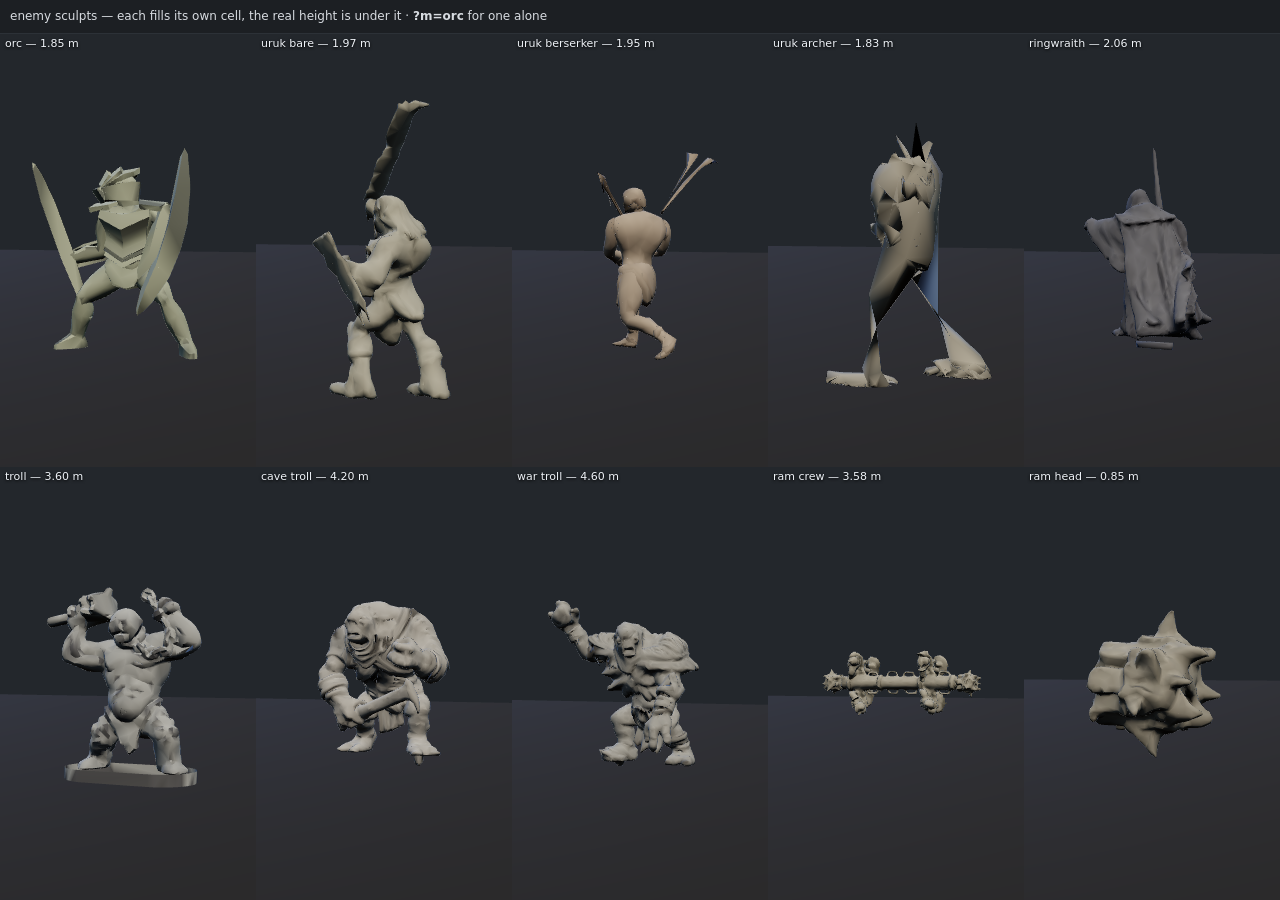
<file: tools/enemy_models.html>
<!doctype html><meta charset="utf-8"><meta name="viewport" content="width=device-width,initial-scale=1">
<title>enemy models — check sheet</title>
<script type="importmap">{ "imports": { "three": "../vendor/three.module.js", "three/addons/": "../vendor/addons/" } }</script>
<style>
  html,body{margin:0;height:100%;background:#1c1f23;color:#d7dbe0;font:12px/1.4 system-ui,sans-serif}
  body{display:flex;flex-direction:column}
  #bar{padding:8px 10px;border-bottom:1px solid #2c3137}
  #stage{position:relative;flex:1;overflow:hidden}
  #c{position:absolute;inset:0;display:block}
  .tag{position:absolute;font:11px system-ui;color:#eef2f7;text-shadow:0 1px 3px #000;pointer-events:none}
</style>
<div id="bar">enemy sculpts — each fills its own cell, the real height is under it · <b>?m=orc</b> for one alone</div>
<div id="stage"><canvas id="c"></canvas></div>
<script type="module">
/* Each model is framed to its own cell, so a 1.9 m orc reads as big as a 4.6 m troll.
   The printed height is the real one; the framing is not to scale between cells. */
import * as THREE from 'three';
import { GLTFLoader } from 'three/addons/loaders/GLTFLoader.js';

const MODELS = ['orc', 'uruk_bare', 'uruk_berserker', 'uruk_archer', 'ringwraith',
  'troll', 'cave_troll', 'war_troll', 'ram_crew', 'ram_head'];
const only = new URLSearchParams(location.search).get('m');
const list = only ? [only] : MODELS;

const stage = document.getElementById('stage');
const r = new THREE.WebGLRenderer({ canvas: document.getElementById('c'), antialias: true });
r.outputColorSpace = THREE.SRGBColorSpace;
r.toneMapping = THREE.ACESFilmicToneMapping;
r.setScissorTest(true);

const scene = new THREE.Scene();
scene.background = new THREE.Color(0x23272c);
scene.add(new THREE.HemisphereLight(0xb6d2ee, 0x39332b, 1.55));
const key = new THREE.DirectionalLight(0xfff0d6, 2.3); key.position.set(4, 7, 6); scene.add(key);
const rim = new THREE.DirectionalLight(0x8ab0ff, 1.1); rim.position.set(-6, 4, -5); scene.add(rim);
const floor = new THREE.Mesh(new THREE.PlaneGeometry(80, 80), new THREE.MeshStandardMaterial({ color: 0x36332e, roughness: 1 }));
floor.rotation.x = -Math.PI / 2; scene.add(floor);

const loader = new GLTFLoader();
const cam = new THREE.PerspectiveCamera(30, 1, 0.05, 200);
const stamp = Date.now();

async function load(name) {
  const g = await loader.loadAsync(`../assets/enemies/${name}.glb?t=${stamp}`);
  const m = g.scene;
  m.traverse(o => { if (o.isMesh && o.material) { o.material.vertexColors = true; o.material.roughness = 0.9; o.material.metalness = 0.04; o.material.side = 2; } });
  const b = new THREE.Box3().setFromObject(m);
  // the row is shot from a 3/4 angle, so fit the horizontal diagonal, not one axis
  const wide = Math.hypot(b.max.x - b.min.x, b.max.z - b.min.z);
  return { m, h: Math.max(b.max.y - b.min.y, 0.1), wide, label: name.replace(/_/g, ' ') };
}

const items = [];
for (const n of list) items.push(await load(n).catch(() => null));

function layout() {
  const W = stage.clientWidth, H = stage.clientHeight;
  const cols = only ? 1 : (W > H ? 5 : 2);
  const rows = Math.ceil(items.length / cols);
  const cw = W / cols, ch = H / rows;
  r.setSize(W, H, false);
  r.setPixelRatio(Math.min(devicePixelRatio, 2));
  r.clear();
  items.forEach((it, i) => {
    if (!it) return;
    const cx = (i % cols) * cw, row = Math.floor(i / cols);
    const y = H - (row + 1) * ch;          // gl viewport is bottom-up
    r.setViewport(cx, y, cw, ch);
    r.setScissor(cx, y, cw, ch);
    it.m.position.set(0, 0, 0);
    scene.add(it.m);
    cam.aspect = cw / ch;
    // fit both the height and the widest horizontal extent, so a long prop is not clipped
    const halfFov = Math.tan((cam.fov * Math.PI / 180) / 2);
    const d = Math.max(it.h / (2 * halfFov), it.wide / (2 * halfFov * cam.aspect)) * 1.4;
    cam.position.set(Math.sin(0.45) * d, it.h * 0.58, Math.cos(0.45) * d);
    cam.lookAt(0, it.h * 0.5, 0);
    cam.updateProjectionMatrix();
    r.render(scene, cam);
    scene.remove(it.m);
    const tag = document.createElement('span');
    tag.className = 'tag';
    tag.textContent = `${it.label} — ${it.h.toFixed(2)} m`;
    tag.style.left = `${cx + 5}px`;
    tag.style.top = `${H - y - ch + 3}px`;  // css top of the same cell
    stage.appendChild(tag);
  });
}

layout();
window.__sheet = { count: items.filter(Boolean).length, heights: items.filter(Boolean).map(i => +i.h.toFixed(2)) };
</script>
</file>
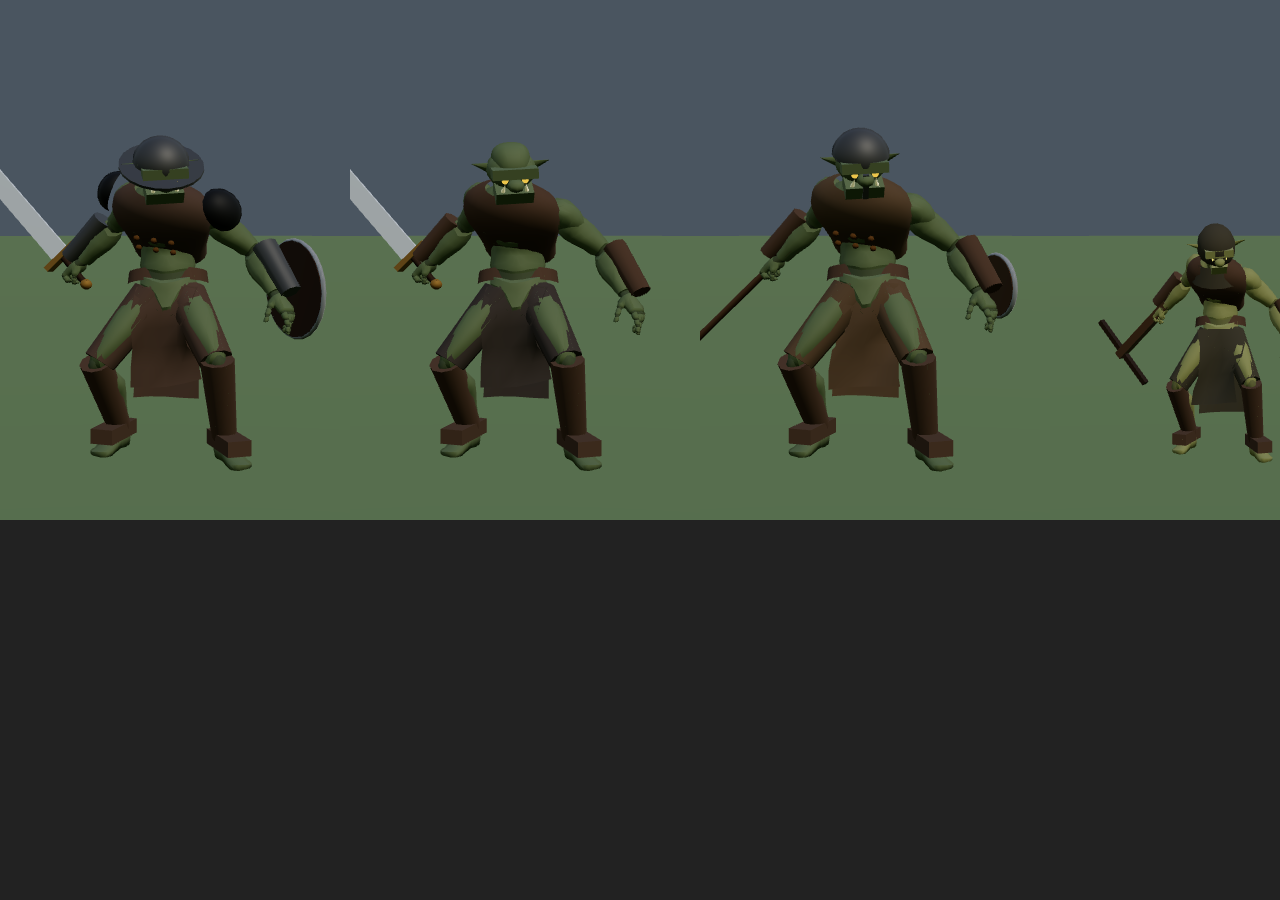
<file: tools/soldier_view.html>
<!doctype html><meta charset="utf-8"><title>soldiers</title>
<script type="importmap">{ "imports": { "three": "../vendor/three.module.js", "three/addons/": "../vendor/addons/" } }</script>
<body style="margin:0;background:#222"><canvas id="c"></canvas>
<script type="module">
import * as THREE from 'three';
import { loadHeroAsset } from '../js/hero.js';
import { SoldierFactory } from '../js/soldiers.js';
const q = new URLSearchParams(location.search); const W = 2100, H = 520;
const cv = document.getElementById('c'); cv.width = W; cv.height = H;
const r = new THREE.WebGLRenderer({ canvas: cv, antialias: true, preserveDrawingBuffer: true }); r.setSize(W, H, false); r.autoClear = false;
r.outputColorSpace = THREE.SRGBColorSpace; r.toneMapping = THREE.ACESFilmicToneMapping; r.toneMappingExposure = 1.1; r.shadowMap.enabled = true;
const scene = new THREE.Scene(); scene.background = new THREE.Color(0x4a5560);
{ const c = document.createElement('canvas'); c.width = 256; c.height = 128; const x = c.getContext('2d'), g = x.createLinearGradient(0, 0, 0, 128);
  g.addColorStop(0, '#5f86bf'); g.addColorStop(0.45, '#c8d4dc'); g.addColorStop(0.5, '#ece0c8'); g.addColorStop(0.55, '#6f7e4c'); g.addColorStop(1, '#3a4630'); x.fillStyle = g; x.fillRect(0, 0, 256, 128);
  const t = new THREE.CanvasTexture(c); t.mapping = THREE.EquirectangularReflectionMapping; t.colorSpace = THREE.SRGBColorSpace; scene.environment = new THREE.PMREMGenerator(r).fromEquirectangular(t).texture; }
scene.add(new THREE.HemisphereLight(0xdde8ff, 0x556040, 0.8)); const dl = new THREE.DirectionalLight(0xfff0d8, 2.6); dl.position.set(3, 5, 4); scene.add(dl);
const floor = new THREE.Mesh(new THREE.CircleGeometry(40, 32), new THREE.MeshStandardMaterial({ color: 0x4a5a3c, roughness: 1 })); floor.rotation.x = -Math.PI / 2; scene.add(floor);
const asset = await loadHeroAsset('../assets/hero.glb', '../assets/ual2.bin'); const F = new SoldierFactory(asset);
const styles = ['footman', 'swordsman', 'spearman', 'crossbow', 'captain', 'warlord'];
const mode = q.get('mode') || 'idle';
const cam = new THREE.PerspectiveCamera(30, (W / 6) / H, 0.1, 50); r.clear();
styles.forEach((s, i) => {
  const so = F.create(s); scene.add(so.root);
  const o = { speed: 0, drawn: true, guard: mode === 'guard', dist: 5, cloth: true };
  if (mode === 'tell') so.setLayer(s === 'spearman' ? 'Punch_Cross' : s === 'crossbow' ? 'Spell_Simple_Shoot' : 'Sword_Attack', s === 'spearman' ? 0.4 : s === 'crossbow' ? 0.2 : 0.21);
  if (mode === 'strike') so.setLayer(s === 'spearman' ? 'Punch_Cross' : s === 'crossbow' ? 'Spell_Simple_Shoot' : 'Sword_Attack', s === 'spearman' ? 0.4 : 0.45);
  if (mode === 'run') o.speed = 4;
  if (q.get('layer')) so.setLayer(q.get('layer'), +(q.get('t') || 0));
  if (q.get('react')) so.playReact(q.get('react'), 0.0001, +(q.get('t') || 0));
  for (let k = 0; k < 40; k++) so.update(0.03, o);
  so.root.rotation.y = +(q.get('yaw') || 0.5);
  cam.position.set(Math.sin(0.1) * 4.8, 1.2, Math.cos(0.1) * 4.8); cam.lookAt(0, 0.95, 0);
  r.setViewport(i * W / 6, 0, W / 6, H); r.setScissor(i * W / 6, 0, W / 6, H); r.setScissorTest(true); r.render(scene, cam);
  scene.remove(so.root);
});
window.__out = true;
</script>
</file>
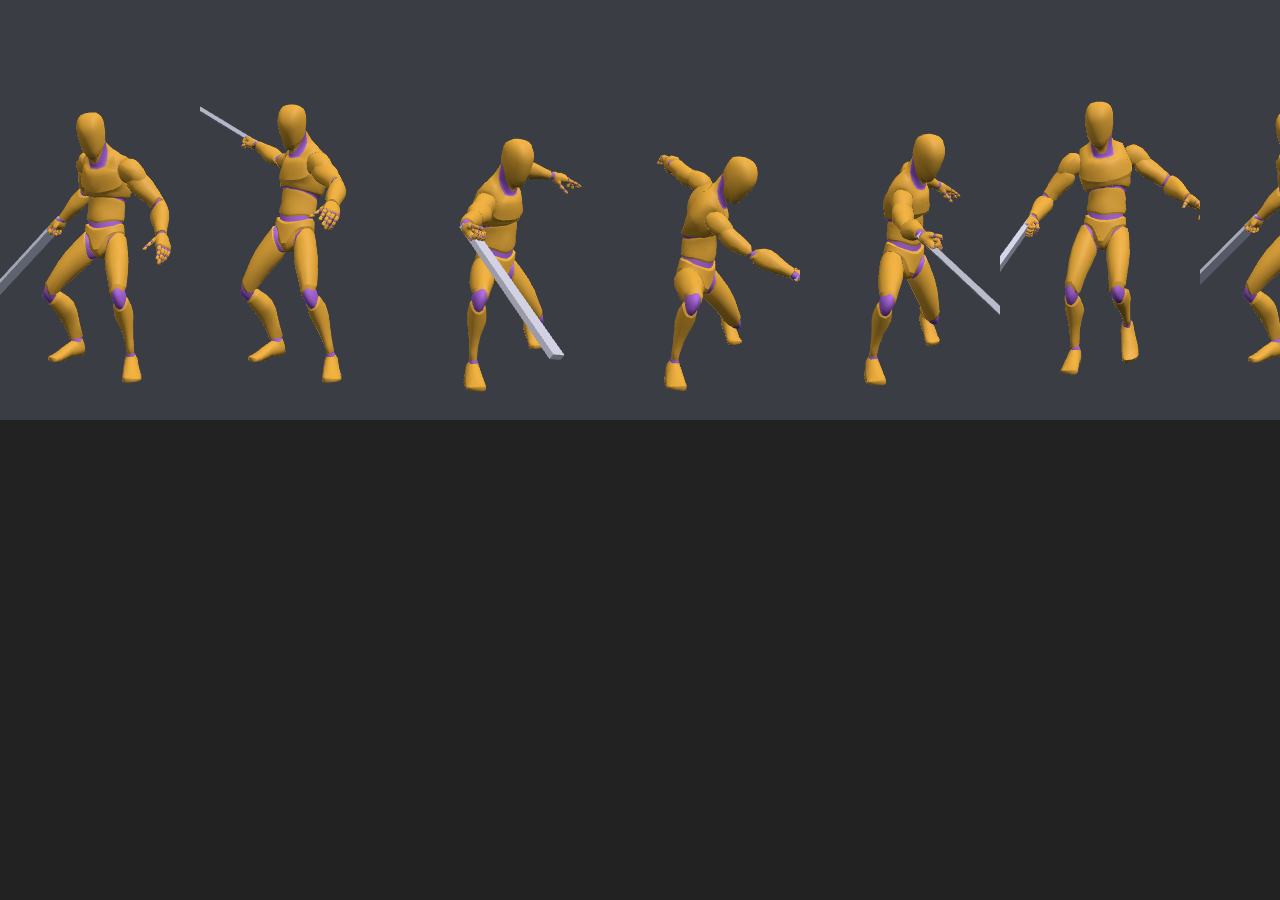
<file: tools/viewer.html>
<!doctype html><meta charset="utf-8"><title>hero viewer</title>
<script type="importmap">{ "imports": { "three": "../vendor/three.module.js", "three/addons/": "../vendor/addons/" } }</script>
<body style="margin:0;background:#222"><canvas id="c" width="1600" height="420"></canvas>
<script type="module">
import * as THREE from 'three';
import { GLTFLoader } from 'three/addons/loaders/GLTFLoader.js';
const q = new URLSearchParams(location.search), clip = q.get('clip') || 'Sword_Attack', n = +(q.get('n') || 8);
const r = new THREE.WebGLRenderer({ canvas: document.getElementById('c'), antialias: true }); r.setSize(1600, 420, false); r.autoClear = false;
const scene = new THREE.Scene(); scene.background = new THREE.Color(0x3a3d44);
scene.add(new THREE.HemisphereLight(0xffffff, 0x445566, 1.6)); const dl = new THREE.DirectionalLight(0xffffff, 2); dl.position.set(2, 4, 3); scene.add(dl);
const g = await new GLTFLoader().loadAsync('../assets/hero.glb');
const m = g.scene; scene.add(m);
const bones = []; m.traverse(o => { if (o.isBone) bones.push(o.name); });
const hand = bones.map(nm => m.getObjectByName(nm)).find(o => /^DEF-hand/.test(o.name) && /R$/.test(o.name));
const sword = new THREE.Mesh(new THREE.BoxGeometry(0.03, 0.9, 0.08), new THREE.MeshStandardMaterial({ color: 0xccccdd })); sword.position.y = 0.45; hand.add(sword);
const mixer = new THREE.AnimationMixer(m); const c = THREE.AnimationClip.findByName(g.animations, clip); const a = mixer.clipAction(c); a.play();
const cam = new THREE.PerspectiveCamera(35, (1600 / n) / 420, 0.1, 50); cam.position.set(0, 1.2, 4.2); cam.lookAt(0, 1, 0);
const traj = []; const v = new THREE.Vector3(), tip = new THREE.Vector3();
r.clear();
for (let i = 0; i < n; i++) {
  const t = (i / (n - 1)) * c.duration * 0.999; mixer.setTime(t); m.updateMatrixWorld(true);
  hand.getWorldPosition(v); sword.localToWorld(tip.set(0, 0.45, 0)); traj.push([+t.toFixed(2), +v.x.toFixed(2), +v.y.toFixed(2), +v.z.toFixed(2), +tip.x.toFixed(2), +tip.y.toFixed(2), +tip.z.toFixed(2)]);
  r.setViewport(i * 1600 / n, 0, 1600 / n, 420); r.setScissor(i * 1600 / n, 0, 1600 / n, 420); r.setScissorTest(true); r.render(scene, cam);
}
window.__out = { clip, dur: c.duration, bones, traj };
</script>
</file>
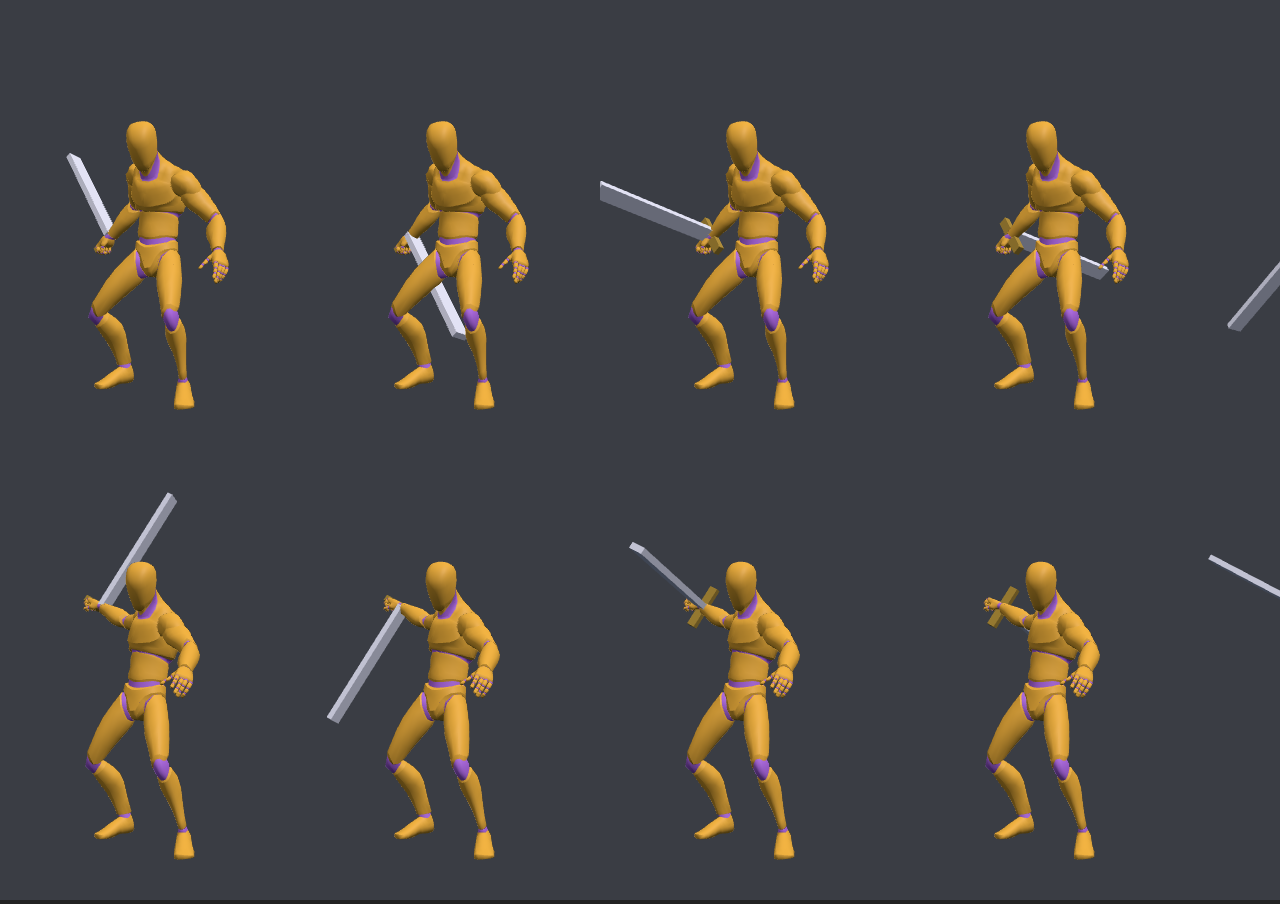
<file: tools/viewer2.html>
<!doctype html><meta charset="utf-8"><title>grip viewer</title>
<script type="importmap">{ "imports": { "three": "../vendor/three.module.js", "three/addons/": "../vendor/addons/" } }</script>
<body style="margin:0;background:#222"><canvas id="c" width="1800" height="900"></canvas>
<script type="module">
import * as THREE from 'three';
import { GLTFLoader } from 'three/addons/loaders/GLTFLoader.js';
import * as SU from 'three/addons/utils/SkeletonUtils.js';
const r = new THREE.WebGLRenderer({ canvas: document.getElementById('c'), antialias: true, preserveDrawingBuffer: true }); r.setSize(1800, 900, false); r.autoClear = false;
const scene = new THREE.Scene(); scene.background = new THREE.Color(0x3a3d44);
scene.add(new THREE.HemisphereLight(0xffffff, 0x445566, 1.6)); const dl = new THREE.DirectionalLight(0xffffff, 2); dl.position.set(2, 4, 3); scene.add(dl);
const g = await new GLTFLoader().loadAsync('../assets/hero.glb');
const dirs = [['+X', [1, 0, 0]], ['-X', [-1, 0, 0]], ['+Z', [0, 0, 1]], ['-Z', [0, 0, -1]], ['+Y', [0, 1, 0]], ['-Y', [0, -1, 0]]];
const cam = new THREE.PerspectiveCamera(32, 300 / 450, 0.1, 50); cam.position.set(0, 1.2, 4.6); cam.lookAt(0, 1, 0);
r.clear();
const rows = [['Sword_Idle', 0.2], ['Sword_Attack', 0.21]];
const bones0 = []; g.scene.traverse(o => { if (o.isBone) bones0.push(o); });
for (let ri = 0; ri < rows.length; ri++) for (let i = 0; i < dirs.length; i++) {
  const inst = SU.clone(g.scene); scene.add(inst);
  const hand = []; inst.traverse(o => { if (o.isBone && /^DEF-hand/.test(o.name) && /R$/.test(o.name)) hand.push(o); });
  const sw = new THREE.Group(); const blade = new THREE.Mesh(new THREE.BoxGeometry(0.04, 0.9, 0.1), new THREE.MeshStandardMaterial({ color: 0xddddee })); blade.position.y = 0.45;
  const guard = new THREE.Mesh(new THREE.BoxGeometry(0.3, 0.04, 0.06), new THREE.MeshStandardMaterial({ color: 0xaa8833 })); sw.add(blade, guard);
  const d = new THREE.Vector3(...dirs[i][1]); sw.quaternion.setFromUnitVectors(new THREE.Vector3(0, 1, 0), d); hand[0].add(sw);
  const mixer = new THREE.AnimationMixer(inst); const a = mixer.clipAction(THREE.AnimationClip.findByName(g.animations, rows[ri][0])); a.play(); mixer.setTime(rows[ri][1]); inst.updateMatrixWorld(true);
  r.setViewport(i * 300, (1 - ri) * 450, 300, 450); r.setScissor(i * 300, (1 - ri) * 450, 300, 450); r.setScissorTest(true); r.render(scene, cam);
  scene.remove(inst);
}
window.__out = true;
</script>
</file>
